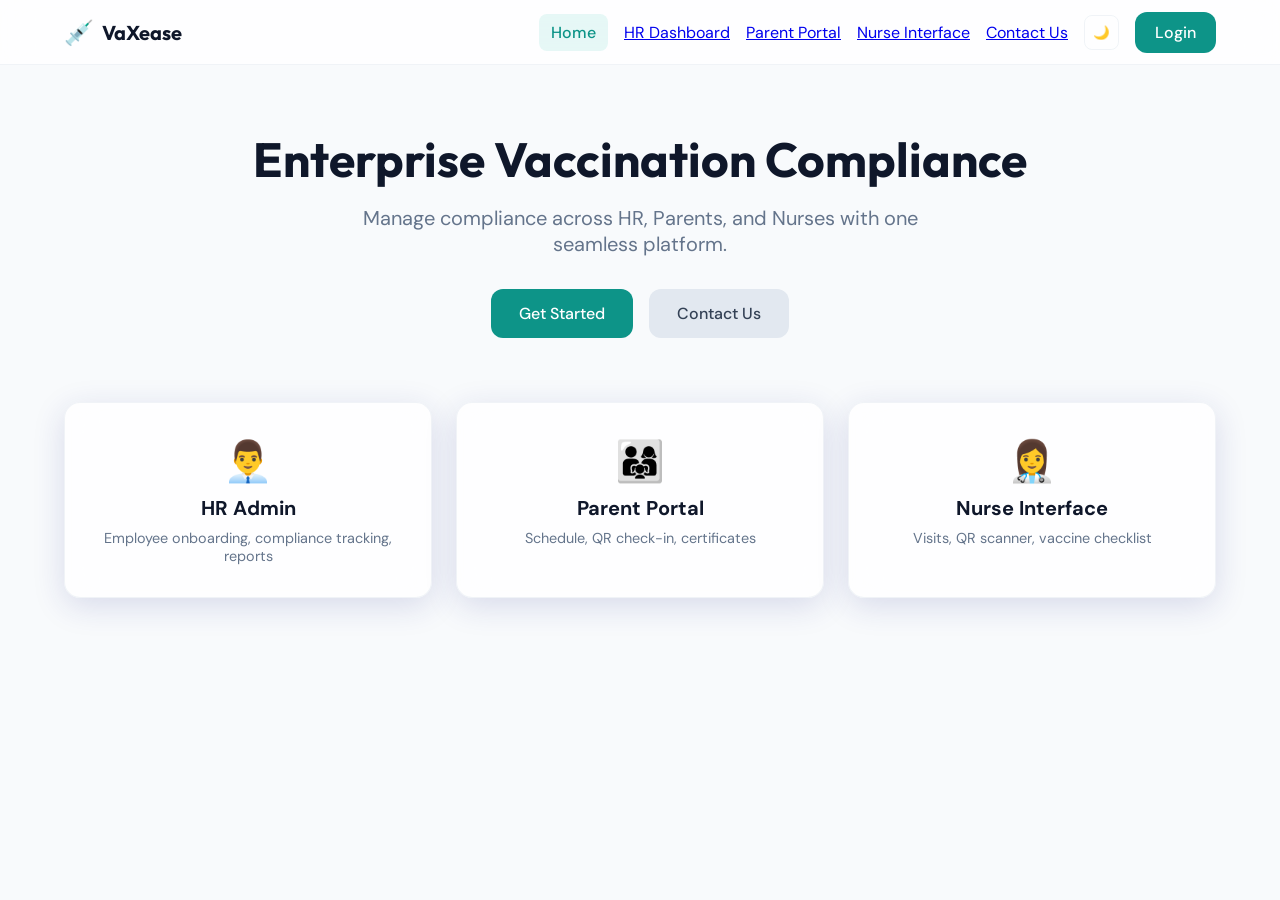
<file: index.html>
<!DOCTYPE html>
<html lang="en">
<head>
  <meta charset="UTF-8">
  <meta name="viewport" content="width=device-width, initial-scale=1.0">
  <meta name="description" content="VaXease - Enterprise Vaccination Compliance Management">
  <title>VaXease | Vaccination Compliance Platform</title>
  <link rel="icon" href="favicon.svg" type="image/svg+xml">
  <link rel="preconnect" href="https://fonts.googleapis.com">
  <link rel="preconnect" href="https://fonts.gstatic.com" crossorigin>
  <link href="https://fonts.googleapis.com/css2?family=DM+Sans:wght@400;500;600;700&family=Outfit:wght@400;500;600;700&display=swap" rel="stylesheet">
  <link rel="stylesheet" href="css/styles.css">
</head>
<body>
  <header class="header">
    <nav class="nav container">
      <a href="index.html" class="logo">
        <span class="logo-icon">💉</span>
        <span class="logo-text">VaXease</span>
      </a>
      <div class="nav-links">
        <a href="index.html" class="nav-link active">Home</a>
        <a href="hr.html">HR Dashboard</a>
        <a href="parent.html">Parent Portal</a>
        <a href="nurse.html">Nurse Interface</a>
        <a href="contact.html">Contact Us</a>
        <button class="btn btn-outline" id="theme-toggle" aria-label="Toggle theme">
          <span class="icon-moon">🌙</span>
          <span class="icon-sun">☀️</span>
        </button>
        <a href="login.html" class="btn btn-primary">Login</a>
      </div>
    </nav>
  </header>

  <main>
    <section class="hero">
      <div class="container">
        <h1 class="hero-title">Enterprise Vaccination Compliance</h1>
        <p class="hero-subtitle">Manage compliance across HR, Parents, and Nurses with one seamless platform.</p>
        <div class="hero-actions">
          <a href="login.html" class="btn btn-primary btn-lg">Get Started</a>
          <a href="contact.html" class="btn btn-secondary btn-lg">Contact Us</a>
        </div>
        <div class="hero-roles">
          <a href="hr.html" class="role-card">
            <span class="role-icon">👨‍💼</span>
            <h3>HR Admin</h3>
            <p>Employee onboarding, compliance tracking, reports</p>
          </a>
          <a href="parent.html" class="role-card">
            <span class="role-icon">👨‍👩‍👧</span>
            <h3>Parent Portal</h3>
            <p>Schedule, QR check-in, certificates</p>
          </a>
          <a href="nurse.html" class="role-card">
            <span class="role-icon">👩‍⚕️</span>
            <h3>Nurse Interface</h3>
            <p>Visits, QR scanner, vaccine checklist</p>
          </a>
        </div>
      </div>
    </section>
  </main>

  <script src="js/theme.js"></script>
</body>
</html>
</file>
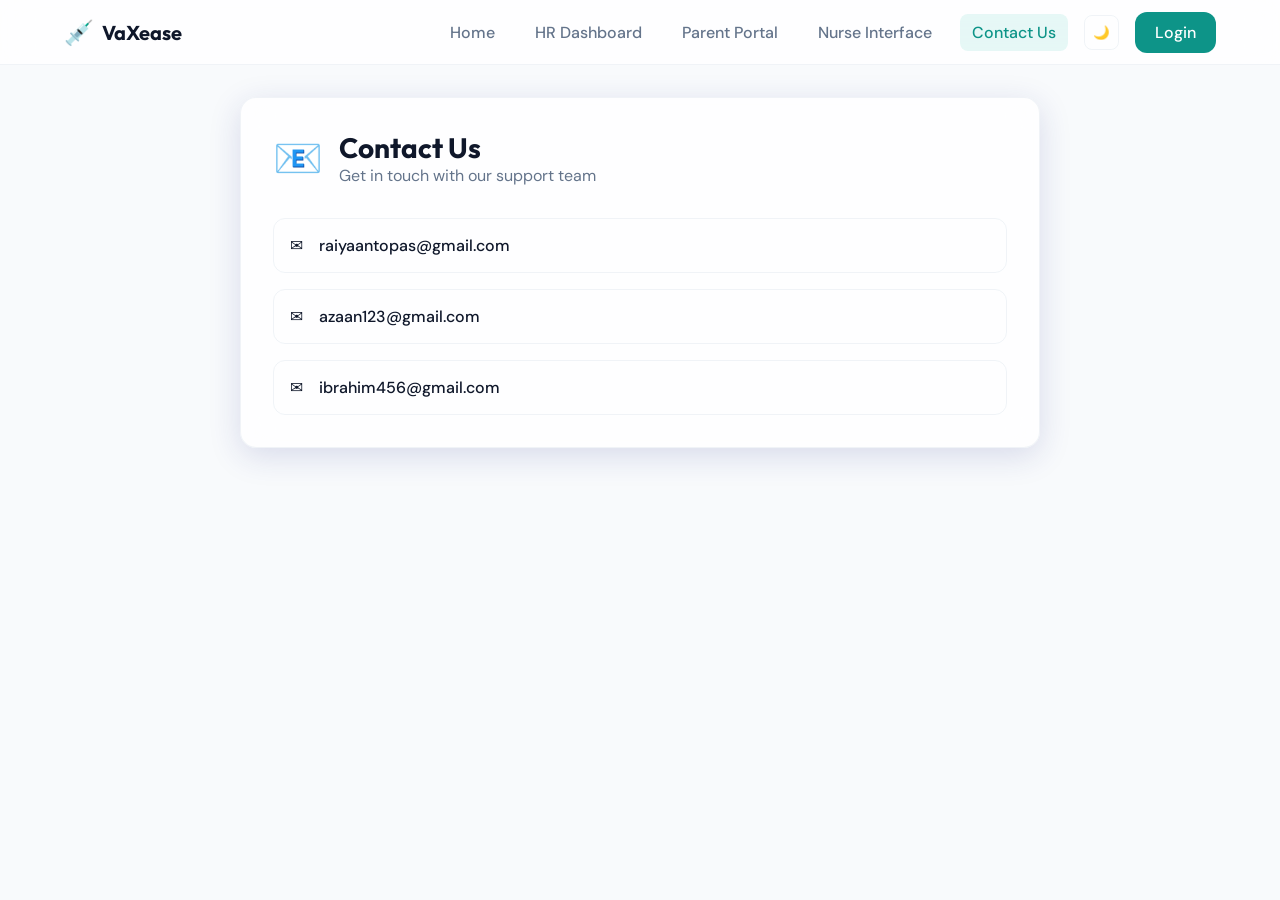
<file: contact.html>
<!DOCTYPE html>
<html lang="en">
<head>
  <meta charset="UTF-8">
  <meta name="viewport" content="width=device-width, initial-scale=1.0">
  <title>Contact Us | VaXease</title>
  <link rel="icon" href="favicon.svg" type="image/svg+xml">
  <link rel="preconnect" href="https://fonts.googleapis.com">
  <link rel="preconnect" href="https://fonts.gstatic.com" crossorigin>
  <link href="https://fonts.googleapis.com/css2?family=DM+Sans:wght@400;500;600;700&family=Outfit:wght@400;500;600;700&display=swap" rel="stylesheet">
  <link rel="stylesheet" href="css/styles.css">
</head>
<body>
  <header class="header">
    <nav class="nav container">
      <a href="index.html" class="logo"><span class="logo-icon">💉</span><span class="logo-text">VaXease</span></a>
      <div class="nav-links">
        <a href="index.html" class="nav-link">Home</a>
        <a href="hr.html" class="nav-link">HR Dashboard</a>
        <a href="parent.html" class="nav-link">Parent Portal</a>
        <a href="nurse.html" class="nav-link">Nurse Interface</a>
        <a href="contact.html" class="nav-link active">Contact Us</a>
        <button class="btn btn-outline" id="theme-toggle" aria-label="Toggle theme">
          <span class="icon-moon">🌙</span>
          <span class="icon-sun">☀️</span>
        </button>
        <a href="login.html" class="btn btn-primary">Login</a>
      </div>
    </nav>
  </header>

  <main>
    <div class="container container-sm page-section">
      <div class="panel" style="padding: 2rem;">
        <div style="display: flex; align-items: center; gap: 1rem; margin-bottom: 2rem;">
          <span style="font-size: 2.5rem;">📧</span>
          <div>
            <h1 class="page-title">Contact Us</h1>
            <p style="color: var(--text-muted); margin: 0;">Get in touch with our support team</p>
          </div>
        </div>
        <div class="contact-list">
          <a href="mailto:raiyaantopas@gmail.com" class="contact-item">
            <span>✉️</span>
            <span style="font-weight: 500;">raiyaantopas@gmail.com</span>
          </a>
          <a href="mailto:azaan123@gmail.com" class="contact-item">
            <span>✉️</span>
            <span style="font-weight: 500;">azaan123@gmail.com</span>
          </a>
          <a href="mailto:ibrahim456@gmail.com" class="contact-item">
            <span>✉️</span>
            <span style="font-weight: 500;">ibrahim456@gmail.com</span>
          </a>
        </div>
      </div>
    </div>
  </main>

  <script src="js/theme.js"></script>
</body>
</html>
</file>
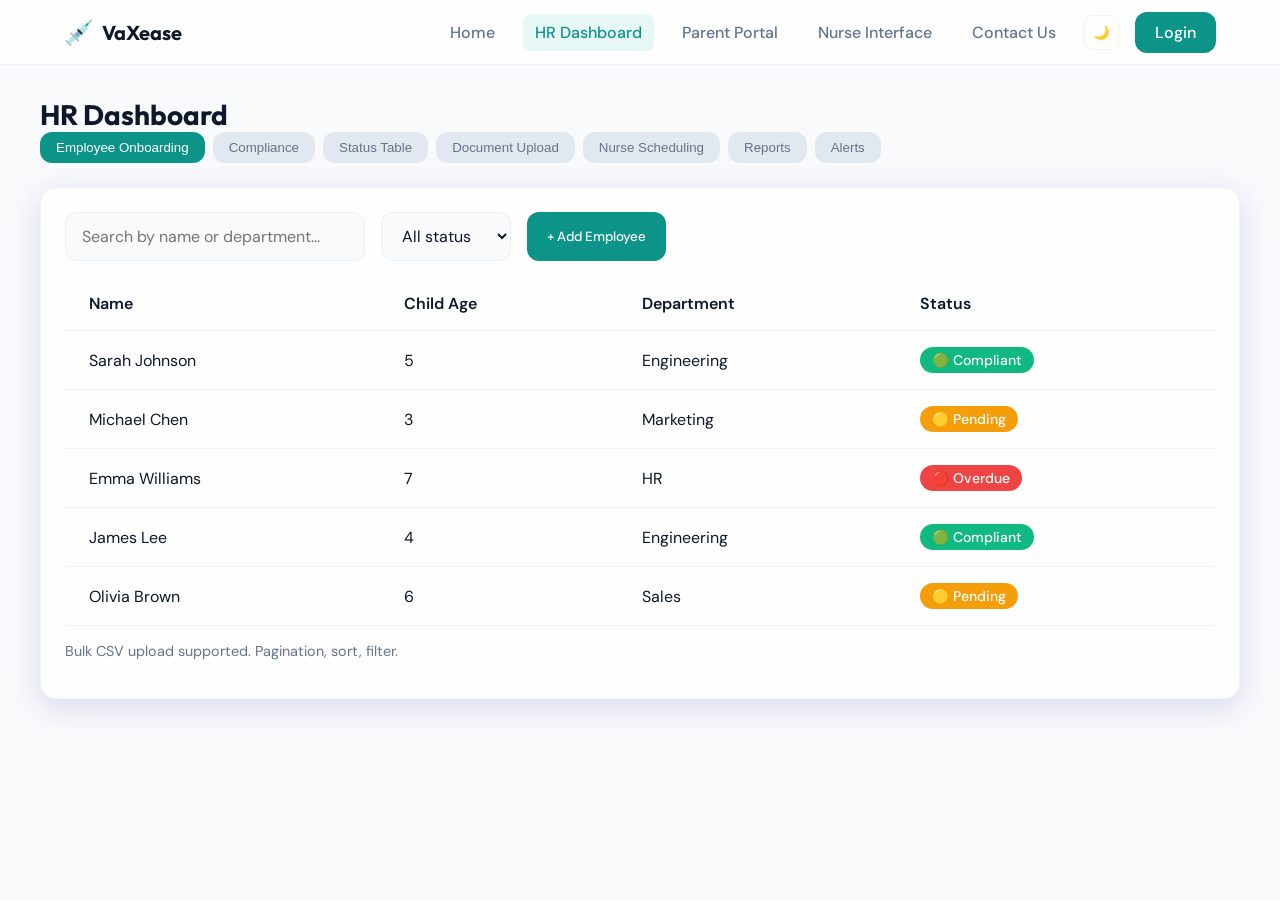
<file: hr.html>
<!DOCTYPE html>
<html lang="en">
<head>
  <meta charset="UTF-8">
  <meta name="viewport" content="width=device-width, initial-scale=1.0">
  <title>HR Dashboard | VaXease</title>
  <link rel="icon" href="favicon.svg" type="image/svg+xml">
  <link rel="preconnect" href="https://fonts.googleapis.com">
  <link rel="preconnect" href="https://fonts.gstatic.com" crossorigin>
  <link href="https://fonts.googleapis.com/css2?family=DM+Sans:wght@400;500;600;700&family=Outfit:wght@400;500;600;700&display=swap" rel="stylesheet">
  <link rel="stylesheet" href="css/styles.css">
</head>
<body>
  <header class="header">
    <nav class="nav container">
      <a href="index.html" class="logo"><span class="logo-icon">💉</span><span class="logo-text">VaXease</span></a>
      <div class="nav-links">
        <a href="index.html" class="nav-link">Home</a>
        <a href="hr.html" class="nav-link active">HR Dashboard</a>
        <a href="parent.html" class="nav-link">Parent Portal</a>
        <a href="nurse.html" class="nav-link">Nurse Interface</a>
        <a href="contact.html" class="nav-link">Contact Us</a>
        <button class="btn btn-outline" id="theme-toggle" aria-label="Toggle theme">
          <span class="icon-moon">🌙</span>
          <span class="icon-sun">☀️</span>
        </button>
        <a href="login.html" class="btn btn-primary">Login</a>
      </div>
    </nav>
  </header>

  <main>
    <div class="container page-section">
      <h1 class="page-title">HR Dashboard</h1>

      <div class="tabs" role="tablist">
        <button class="tab active" data-tab="onboarding">Employee Onboarding</button>
        <button class="tab" data-tab="compliance">Compliance</button>
        <button class="tab" data-tab="status">Status Table</button>
        <button class="tab" data-tab="documents">Document Upload</button>
        <button class="tab" data-tab="scheduling">Nurse Scheduling</button>
        <button class="tab" data-tab="reports">Reports</button>
        <button class="tab" data-tab="alerts">Alerts</button>
      </div>

      <div id="onboarding" class="tab-content">
        <div class="panel">
          <div class="form-row" style="margin-bottom: 1rem;">
            <input type="search" placeholder="Search by name or department..." style="flex: 1; max-width: 300px;">
            <select style="width: auto;">
              <option>All status</option>
              <option>Compliant</option>
              <option>Pending</option>
              <option>Overdue</option>
            </select>
            <button class="btn btn-primary">+ Add Employee</button>
          </div>
          <div class="table-wrap">
            <table>
              <thead>
                <tr><th>Name</th><th>Child Age</th><th>Department</th><th>Status</th></tr>
              </thead>
              <tbody>
                <tr><td>Sarah Johnson</td><td>5</td><td>Engineering</td><td><span class="badge badge-green">🟢 Compliant</span></td></tr>
                <tr><td>Michael Chen</td><td>3</td><td>Marketing</td><td><span class="badge badge-yellow">🟡 Pending</span></td></tr>
                <tr><td>Emma Williams</td><td>7</td><td>HR</td><td><span class="badge badge-red">🔴 Overdue</span></td></tr>
                <tr><td>James Lee</td><td>4</td><td>Engineering</td><td><span class="badge badge-green">🟢 Compliant</span></td></tr>
                <tr><td>Olivia Brown</td><td>6</td><td>Sales</td><td><span class="badge badge-yellow">🟡 Pending</span></td></tr>
              </tbody>
            </table>
          </div>
          <p style="margin-top: 1rem; color: var(--text-muted); font-size: 0.9rem;">Bulk CSV upload supported. Pagination, sort, filter.</p>
        </div>
      </div>

      <div id="compliance" class="tab-content" style="display: none;">
        <div class="kpi-grid" style="margin-bottom: 1.5rem;">
          <div class="kpi-card panel"><div class="kpi-value">71%</div><div class="kpi-label">Compliance Rate</div></div>
          <div class="kpi-card panel"><div class="kpi-value">3</div><div class="kpi-label">Compliant</div></div>
          <div class="kpi-card panel"><div class="kpi-value">2</div><div class="kpi-label">Pending</div></div>
          <div class="kpi-card panel"><div class="kpi-value">1</div><div class="kpi-label">Overdue</div></div>
        </div>
        <div class="panel">
          <h3 class="section-title">Coverage Map</h3>
          <div class="calendar-placeholder">Interactive coverage map – API-ready</div>
        </div>
      </div>

      <div id="status" class="tab-content" style="display: none;">
        <div class="panel">
          <input type="search" placeholder="Search status..." style="margin-bottom: 1rem; max-width: 300px;">
          <div class="table-wrap">
            <table>
              <thead>
                <tr><th>Name</th><th>Department</th><th>Status</th><th>Last Vaccinated</th></tr>
              </thead>
              <tbody>
                <tr><td>Sarah Johnson</td><td>Engineering</td><td><span class="badge badge-green">🟢 Compliant</span></td><td>2024-01-15</td></tr>
                <tr><td>Michael Chen</td><td>Marketing</td><td><span class="badge badge-yellow">🟡 Pending</span></td><td>2023-11-20</td></tr>
                <tr><td>Emma Williams</td><td>HR</td><td><span class="badge badge-red">🔴 Overdue</span></td><td>2023-08-10</td></tr>
              </tbody>
            </table>
          </div>
        </div>
      </div>

      <div id="documents" class="tab-content" style="display: none;">
        <div class="drop-zone panel">
          <p style="margin: 0 0 0.5rem;">📤 Drag and drop files here or click to upload</p>
          <p style="margin: 0; font-size: 0.9rem; color: var(--text-muted);">PDF and images supported</p>
          <button class="btn btn-primary" style="margin-top: 1rem;">Select Files</button>
        </div>
        <div class="panel" style="margin-top: 1rem;">
          <p><strong>vaccine_cert_sarah.pdf</strong> – verified</p>
          <p><strong>health_record_michael.png</strong> – pending</p>
          <p><strong>proof_emma.pdf</strong> – rejected</p>
        </div>
      </div>

      <div id="scheduling" class="tab-content" style="display: none;">
        <div class="panel">
          <h3 class="section-title">Interactive Calendar</h3>
          <div class="calendar-placeholder" style="margin-bottom: 1rem;">Calendar view</div>
          <button class="btn btn-primary">📅 Book Visit (Apollo API)</button>
          <p style="margin-top: 0.5rem; color: var(--text-muted); font-size: 0.9rem;">Integrate with Apollo API for nurse scheduling</p>
        </div>
      </div>

      <div id="reports" class="tab-content" style="display: none;">
        <div class="kpi-grid">
          <div class="panel kpi-card" style="cursor: pointer; text-align: center;">
            <p style="font-size: 2rem; margin-bottom: 0.5rem;">📄</p>
            <strong>Export PDF Certificates</strong>
            <p style="font-size: 0.9rem; color: var(--text-muted); margin-top: 0.5rem;">Download</p>
          </div>
          <div class="panel kpi-card" style="cursor: pointer; text-align: center;">
            <p style="font-size: 2rem; margin-bottom: 0.5rem;">📊</p>
            <strong>Export Excel Summary</strong>
            <p style="font-size: 0.9rem; color: var(--text-muted); margin-top: 0.5rem;">Download</p>
          </div>
        </div>
      </div>

      <div id="alerts" class="tab-content" style="display: none;">
        <div class="panel">
          <h3 class="section-title">Automated Reminders</h3>
          <p style="color: var(--text-muted); margin-bottom: 1rem;">Email + SMS reminders for overdue compliance.</p>
          <div class="alert alert-danger">
            <strong>Emma Williams</strong>
            <span class="badge badge-red">🔴 Overdue</span>
          </div>
        </div>
      </div>
    </div>
  </main>

  <script src="js/theme.js"></script>
  <script src="js/tabs.js"></script>
</body>
</html>
</file>
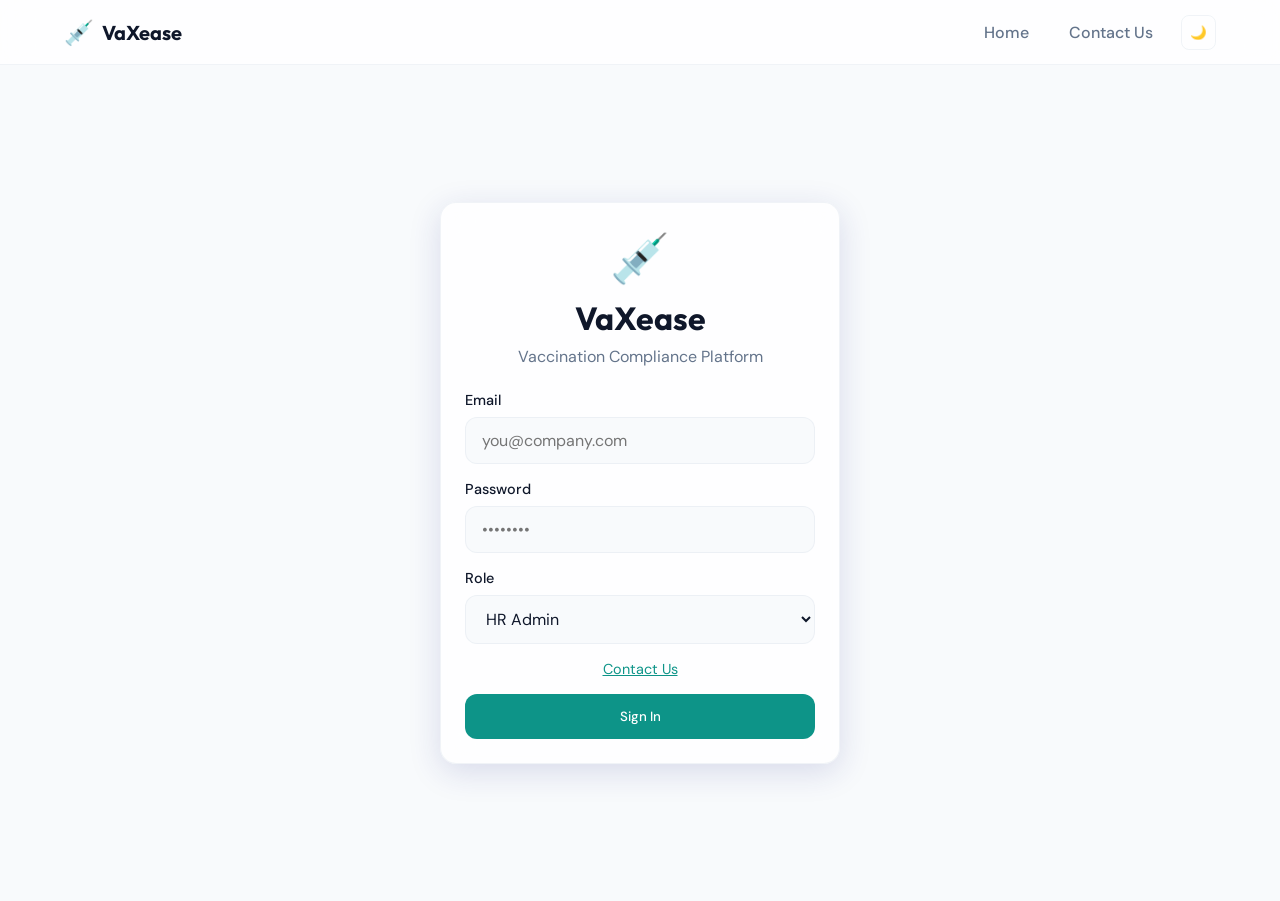
<file: login.html>
<!DOCTYPE html>
<html lang="en">
<head>
  <meta charset="UTF-8">
  <meta name="viewport" content="width=device-width, initial-scale=1.0">
  <title>Login | VaXease</title>
  <link rel="icon" href="favicon.svg" type="image/svg+xml">
  <link rel="preconnect" href="https://fonts.googleapis.com">
  <link rel="preconnect" href="https://fonts.gstatic.com" crossorigin>
  <link href="https://fonts.googleapis.com/css2?family=DM+Sans:wght@400;500;600;700&family=Outfit:wght@400;500;600;700&display=swap" rel="stylesheet">
  <link rel="stylesheet" href="css/styles.css">
</head>
<body>
  <header class="header">
    <nav class="nav container">
      <a href="index.html" class="logo"><span class="logo-icon">💉</span><span class="logo-text">VaXease</span></a>
      <div class="nav-links">
        <a href="index.html" class="nav-link">Home</a>
        <a href="contact.html" class="nav-link">Contact Us</a>
        <button class="btn btn-outline" id="theme-toggle" aria-label="Toggle theme">
          <span class="icon-moon">🌙</span>
          <span class="icon-sun">☀️</span>
        </button>
      </div>
    </nav>
  </header>

  <main class="login-page">
    <div class="login-box panel">
      <div style="text-align: center; margin-bottom: 1.5rem;">
        <span style="font-size: 3rem;">💉</span>
        <h1 style="font-family: 'Outfit', sans-serif; margin: 0.5rem 0;">VaXease</h1>
        <p style="color: var(--text-muted); margin: 0;">Vaccination Compliance Platform</p>
      </div>

      <form action="hr.html" method="get" onsubmit="return handleLogin(event)">
        <div class="form-group">
          <label for="email">Email</label>
          <input type="email" id="email" name="email" placeholder="you@company.com" required>
        </div>
        <div class="form-group">
          <label for="password">Password</label>
          <input type="password" id="password" placeholder="••••••••" required>
        </div>
        <div class="form-group">
          <label for="role">Role</label>
          <select id="role" name="role" onchange="updateRedirect()">
            <option value="hr">HR Admin</option>
            <option value="manager">Manager</option>
            <option value="viewer">Viewer</option>
            <option value="parent">Parent</option>
            <option value="nurse">Nurse</option>
          </select>
        </div>
        <a href="contact.html" style="display: block; text-align: center; margin-bottom: 1rem; color: var(--primary); font-size: 0.9rem;">Contact Us</a>
        <button type="submit" class="btn btn-primary" style="width: 100%; padding: 0.875rem;">Sign In</button>
      </form>
    </div>
  </main>

  <script src="js/theme.js"></script>
  <script>
    function updateRedirect() {
      var role = document.getElementById('role').value;
      var form = document.querySelector('form');
      form.action = role === 'parent' ? 'parent.html' : role === 'nurse' ? 'nurse.html' : 'hr.html';
    }
    function handleLogin(e) {
      e.preventDefault();
      var role = document.getElementById('role').value;
      if (role === 'parent') window.location = 'parent.html';
      else if (role === 'nurse') window.location = 'nurse.html';
      else window.location = 'hr.html';
      return false;
    }
  </script>
</body>
</html>
</file>
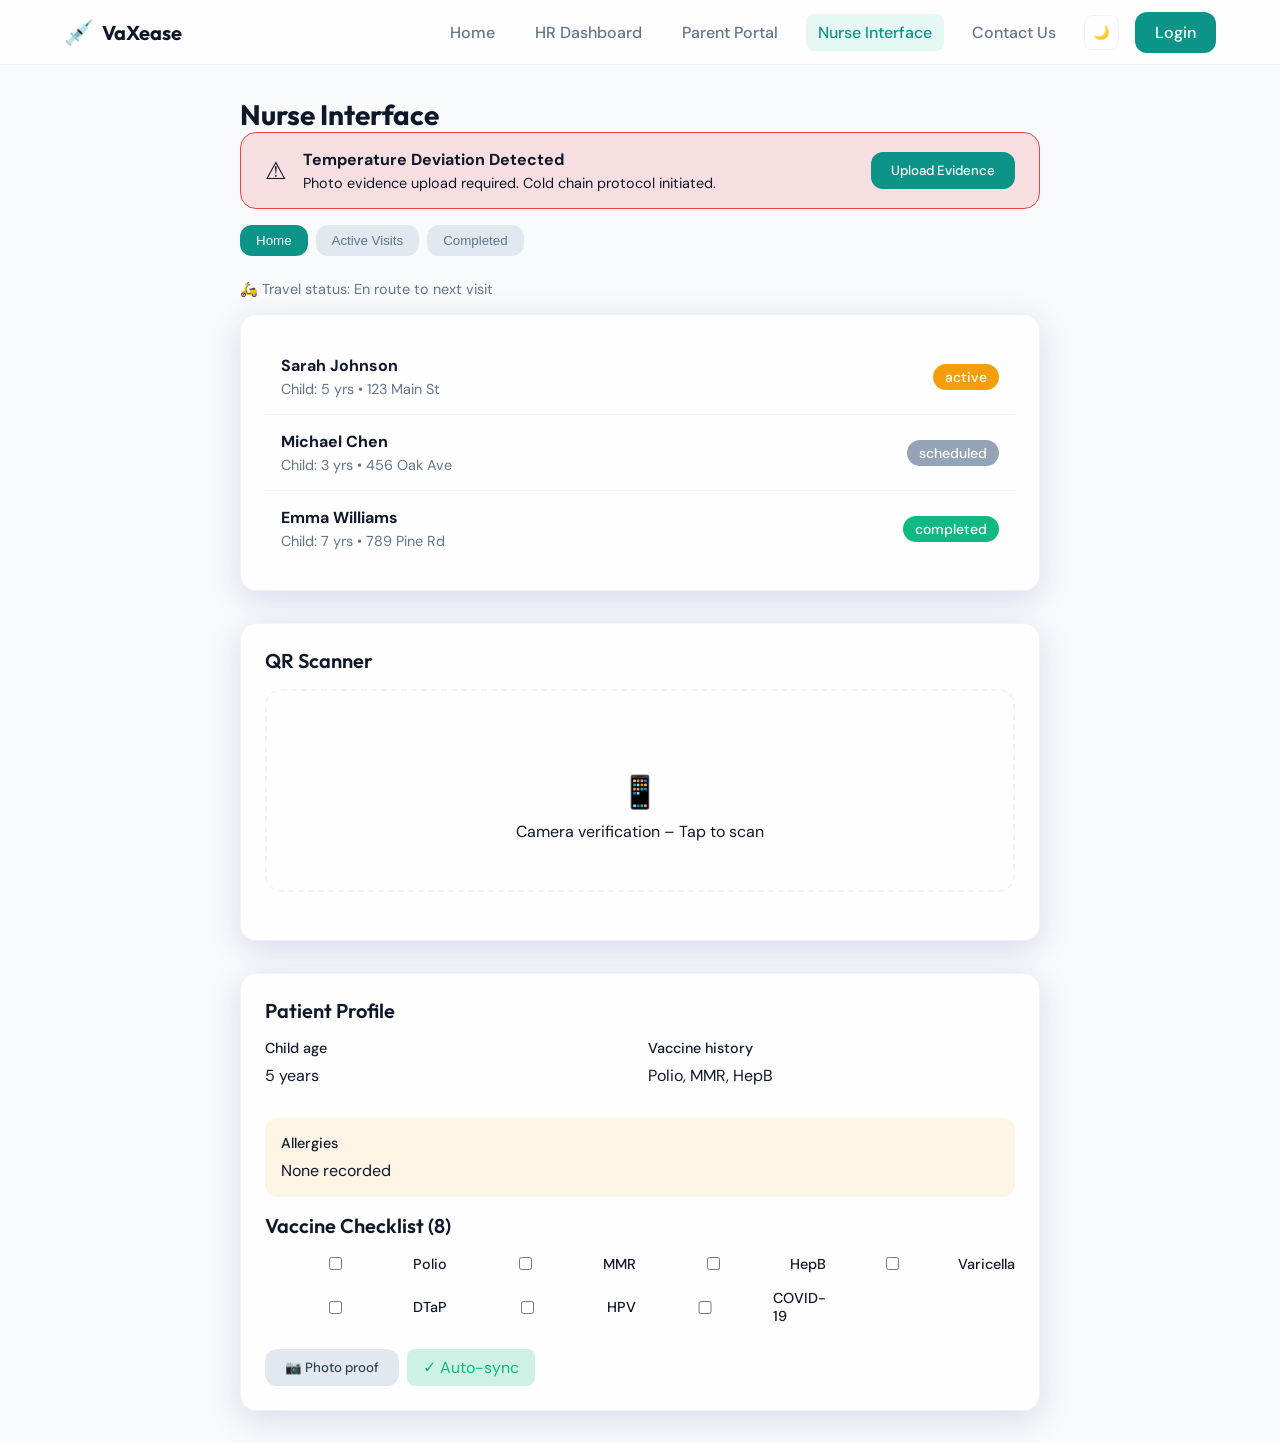
<file: nurse.html>
<!DOCTYPE html>
<html lang="en">
<head>
  <meta charset="UTF-8">
  <meta name="viewport" content="width=device-width, initial-scale=1.0">
  <title>Nurse Interface | VaXease</title>
  <link rel="icon" href="favicon.svg" type="image/svg+xml">
  <link rel="preconnect" href="https://fonts.googleapis.com">
  <link rel="preconnect" href="https://fonts.gstatic.com" crossorigin>
  <link href="https://fonts.googleapis.com/css2?family=DM+Sans:wght@400;500;600;700&family=Outfit:wght@400;500;600;700&display=swap" rel="stylesheet">
  <link rel="stylesheet" href="css/styles.css">
</head>
<body>
  <header class="header">
    <nav class="nav container">
      <a href="index.html" class="logo"><span class="logo-icon">💉</span><span class="logo-text">VaXease</span></a>
      <div class="nav-links">
        <a href="index.html" class="nav-link">Home</a>
        <a href="hr.html" class="nav-link">HR Dashboard</a>
        <a href="parent.html" class="nav-link">Parent Portal</a>
        <a href="nurse.html" class="nav-link active">Nurse Interface</a>
        <a href="contact.html" class="nav-link">Contact Us</a>
        <button class="btn btn-outline" id="theme-toggle" aria-label="Toggle theme">
          <span class="icon-moon">🌙</span>
          <span class="icon-sun">☀️</span>
        </button>
        <a href="login.html" class="btn btn-primary">Login</a>
      </div>
    </nav>
  </header>

  <main>
    <div class="container container-sm page-section">
      <h1 class="page-title">Nurse Interface</h1>

      <div class="alert alert-danger" id="cold-chain">
        <span style="font-size: 1.5rem;">⚠️</span>
        <div style="flex: 1;">
          <strong>Temperature Deviation Detected</strong>
          <p style="margin: 0.25rem 0 0; font-size: 0.9rem;">Photo evidence upload required. Cold chain protocol initiated.</p>
        </div>
        <button class="btn btn-primary" onclick="document.getElementById('cold-chain').style.display='none'">Upload Evidence</button>
      </div>

      <div class="tabs" style="margin-bottom: 1.5rem;">
        <button class="tab active">Home</button>
        <button class="tab">Active Visits</button>
        <button class="tab">Completed</button>
      </div>

      <p style="color: var(--text-muted); font-size: 0.9rem; margin-bottom: 1rem;">🛵 Travel status: En route to next visit</p>

      <div class="panel" style="margin-bottom: 2rem;">
        <div style="display: flex; justify-content: space-between; align-items: center; padding: 1rem; border-bottom: 1px solid var(--border);">
          <div>
            <strong>Sarah Johnson</strong>
            <p style="margin: 0.25rem 0 0; font-size: 0.9rem; color: var(--text-muted);">Child: 5 yrs • 123 Main St</p>
          </div>
          <span class="badge badge-yellow">active</span>
        </div>
        <div style="display: flex; justify-content: space-between; align-items: center; padding: 1rem; border-bottom: 1px solid var(--border);">
          <div>
            <strong>Michael Chen</strong>
            <p style="margin: 0.25rem 0 0; font-size: 0.9rem; color: var(--text-muted);">Child: 3 yrs • 456 Oak Ave</p>
          </div>
          <span class="badge badge-neutral">scheduled</span>
        </div>
        <div style="display: flex; justify-content: space-between; align-items: center; padding: 1rem;">
          <div>
            <strong>Emma Williams</strong>
            <p style="margin: 0.25rem 0 0; font-size: 0.9rem; color: var(--text-muted);">Child: 7 yrs • 789 Pine Rd</p>
          </div>
          <span class="badge badge-green">completed</span>
        </div>
      </div>

      <div class="panel" style="margin-bottom: 2rem;">
        <h3 class="section-title">QR Scanner</h3>
        <div class="drop-zone" style="cursor: pointer;" id="scanner-zone">
          <p style="font-size: 2rem; margin-bottom: 0.5rem;">📱</p>
          <p style="margin: 0;">Camera verification – Tap to scan</p>
        </div>
        <p id="scan-result" style="display: none; color: #10b981; font-weight: 500;">✓ Scan verified • Auto-complete</p>
      </div>

      <div class="panel">
        <h3 class="section-title">Patient Profile</h3>
        <div class="form-row" style="margin-bottom: 1rem;">
          <div class="form-group" style="flex: 1;"><label>Child age</label><p style="margin: 0;">5 years</p></div>
          <div class="form-group" style="flex: 1;"><label>Vaccine history</label><p style="margin: 0;">Polio, MMR, HepB</p></div>
        </div>
        <div class="form-group" style="background: rgba(245,158,11,0.1); padding: 1rem; border-radius: 0.75rem; margin-bottom: 1rem;">
          <label>Allergies</label>
          <p style="margin: 0;">None recorded</p>
        </div>
        <h3 class="section-title">Vaccine Checklist (8)</h3>
        <div style="display: grid; grid-template-columns: repeat(4, 1fr); gap: 0.5rem; margin-bottom: 1rem;">
          <label style="display: flex; align-items: center; gap: 0.5rem; cursor: pointer;"><input type="checkbox"> Polio</label>
          <label style="display: flex; align-items: center; gap: 0.5rem; cursor: pointer;"><input type="checkbox"> MMR</label>
          <label style="display: flex; align-items: center; gap: 0.5rem; cursor: pointer;"><input type="checkbox"> HepB</label>
          <label style="display: flex; align-items: center; gap: 0.5rem; cursor: pointer;"><input type="checkbox"> Varicella</label>
          <label style="display: flex; align-items: center; gap: 0.5rem; cursor: pointer;"><input type="checkbox"> DTaP</label>
          <label style="display: flex; align-items: center; gap: 0.5rem; cursor: pointer;"><input type="checkbox"> HPV</label>
          <label style="display: flex; align-items: center; gap: 0.5rem; cursor: pointer;"><input type="checkbox"> COVID-19</label>
        </div>
        <div style="display: flex; gap: 0.5rem;">
          <button class="btn btn-secondary">📷 Photo proof</button>
          <span style="padding: 0.5rem 1rem; background: rgba(16,185,129,0.2); border-radius: 0.5rem; color: #10b981;">✓ Auto-sync</span>
        </div>
      </div>
    </div>
  </main>

  <script src="js/theme.js"></script>
  <script src="js/tabs.js"></script>
  <script>
    document.getElementById('scanner-zone').addEventListener('click', function() {
      document.getElementById('scan-result').style.display = 'block';
    });
  </script>
</body>
</html>
</file>
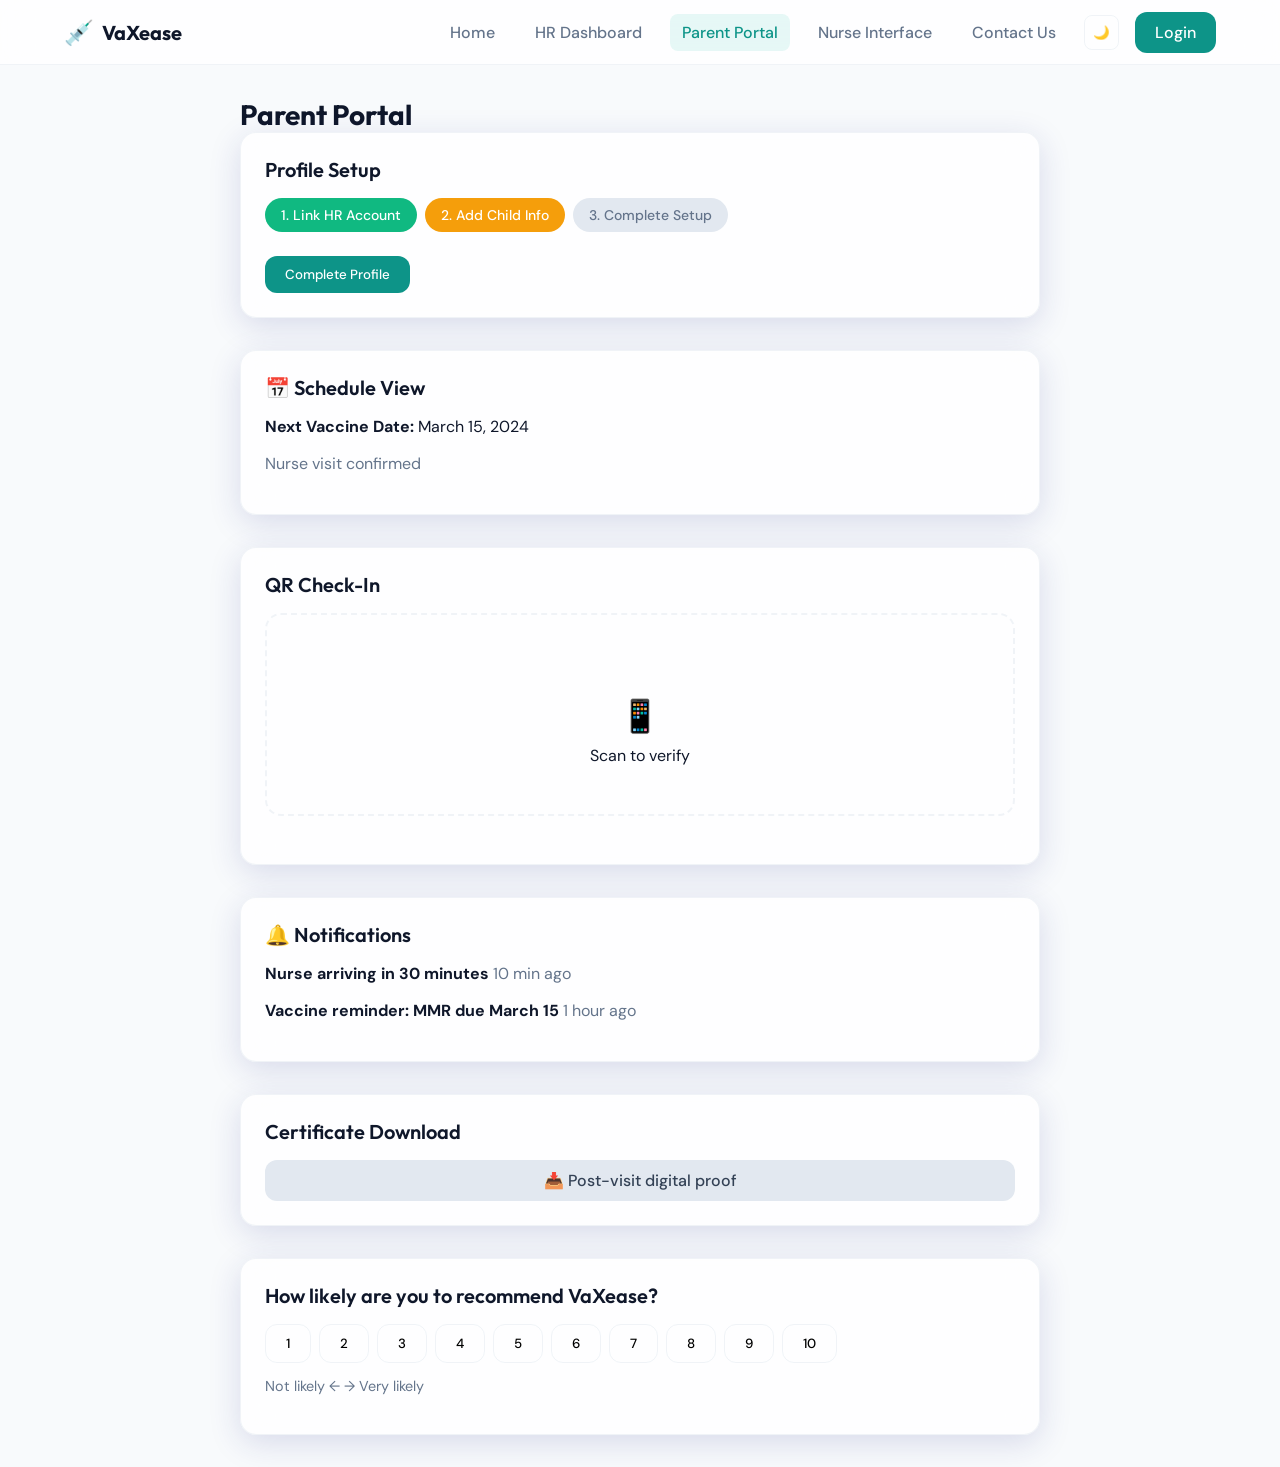
<file: parent.html>
<!DOCTYPE html>
<html lang="en">
<head>
  <meta charset="UTF-8">
  <meta name="viewport" content="width=device-width, initial-scale=1.0">
  <title>Parent Portal | VaXease</title>
  <link rel="icon" href="favicon.svg" type="image/svg+xml">
  <link rel="preconnect" href="https://fonts.googleapis.com">
  <link rel="preconnect" href="https://fonts.gstatic.com" crossorigin>
  <link href="https://fonts.googleapis.com/css2?family=DM+Sans:wght@400;500;600;700&family=Outfit:wght@400;500;600;700&display=swap" rel="stylesheet">
  <link rel="stylesheet" href="css/styles.css">
</head>
<body>
  <header class="header">
    <nav class="nav container">
      <a href="index.html" class="logo"><span class="logo-icon">💉</span><span class="logo-text">VaXease</span></a>
      <div class="nav-links">
        <a href="index.html" class="nav-link">Home</a>
        <a href="hr.html" class="nav-link">HR Dashboard</a>
        <a href="parent.html" class="nav-link active">Parent Portal</a>
        <a href="nurse.html" class="nav-link">Nurse Interface</a>
        <a href="contact.html" class="nav-link">Contact Us</a>
        <button class="btn btn-outline" id="theme-toggle" aria-label="Toggle theme">
          <span class="icon-moon">🌙</span>
          <span class="icon-sun">☀️</span>
        </button>
        <a href="login.html" class="btn btn-primary">Login</a>
      </div>
    </nav>
  </header>

  <main>
    <div class="container container-sm page-section">
      <h1 class="page-title">Parent Portal</h1>

      <div class="panel" style="margin-bottom: 2rem;">
        <h3 class="section-title">Profile Setup</h3>
        <div style="display: flex; gap: 0.5rem; margin-bottom: 1.5rem; flex-wrap: wrap;">
          <span class="badge badge-green" style="padding: 0.5rem 1rem;">1. Link HR Account</span>
          <span class="badge badge-yellow" style="padding: 0.5rem 1rem;">2. Add Child Info</span>
          <span class="badge" style="background: #e2e8f0; color: #64748b; padding: 0.5rem 1rem;">3. Complete Setup</span>
        </div>
        <button class="btn btn-primary">Complete Profile</button>
      </div>

      <div class="panel" style="margin-bottom: 2rem;">
        <h3 class="section-title">📅 Schedule View</h3>
        <p><strong>Next Vaccine Date:</strong> March 15, 2024</p>
        <p style="color: var(--text-muted);">Nurse visit confirmed</p>
      </div>

      <div class="panel" style="margin-bottom: 2rem;">
        <h3 class="section-title">QR Check-In</h3>
        <div class="drop-zone" style="cursor: pointer;">
          <p style="font-size: 2rem; margin-bottom: 0.5rem;">📱</p>
          <p style="margin: 0;">Scan to verify</p>
        </div>
        <p id="qr-result" style="display: none; color: #10b981; font-weight: 500;">✓ Verification successful</p>
      </div>

      <div class="panel" style="margin-bottom: 2rem;">
        <h3 class="section-title">🔔 Notifications</h3>
        <p><strong>Nurse arriving in 30 minutes</strong> <span style="color: var(--text-muted);">10 min ago</span></p>
        <p><strong>Vaccine reminder: MMR due March 15</strong> <span style="color: var(--text-muted);">1 hour ago</span></p>
      </div>

      <div class="panel" style="margin-bottom: 2rem;">
        <h3 class="section-title">Certificate Download</h3>
        <a href="#" class="btn btn-secondary" style="width: 100%;">📥 Post-visit digital proof</a>
      </div>

      <div class="panel">
        <h3 class="section-title">How likely are you to recommend VaXease?</h3>
        <div style="display: flex; gap: 0.5rem; flex-wrap: wrap; margin-bottom: 0.5rem;">
          <button class="btn btn-outline nps-btn">1</button>
          <button class="btn btn-outline nps-btn">2</button>
          <button class="btn btn-outline nps-btn">3</button>
          <button class="btn btn-outline nps-btn">4</button>
          <button class="btn btn-outline nps-btn">5</button>
          <button class="btn btn-outline nps-btn">6</button>
          <button class="btn btn-outline nps-btn">7</button>
          <button class="btn btn-outline nps-btn">8</button>
          <button class="btn btn-outline nps-btn">9</button>
          <button class="btn btn-outline nps-btn">10</button>
        </div>
        <p style="font-size: 0.9rem; color: var(--text-muted);">Not likely ← → Very likely</p>
        <p id="nps-thanks" style="display: none; color: #10b981; margin-top: 1rem;">Thank you for your feedback!</p>
      </div>
    </div>
  </main>

  <script src="js/theme.js"></script>
  <script>
    document.querySelector('.drop-zone').addEventListener('click', function() {
      document.getElementById('qr-result').style.display = 'block';
    });
    document.querySelectorAll('.nps-btn').forEach(function(btn, i) {
      btn.addEventListener('click', function() {
        document.querySelectorAll('.nps-btn').forEach(function(b) { b.classList.remove('active'); b.classList.add('btn-outline'); });
        this.classList.add('active');
        this.classList.remove('btn-outline');
        document.getElementById('nps-thanks').style.display = 'block';
      });
    });
  </script>
</body>
</html>
</file>
<file: css/styles.css>
:root {
  --bg: #f8fafc;
  --bg-panel: rgba(255, 255, 255, 0.8);
  --text: #0f172a;
  --text-muted: #64748b;
  --primary: #0d9488;
  --primary-hover: #0f766e;
  --border: rgba(226, 232, 240, 0.5);
  --shadow: 0 8px 32px rgba(31, 38, 135, 0.15);
}

.dark {
  --bg: #0f172a;
  --bg-panel: rgba(15, 23, 42, 0.8);
  --text: #f1f5f9;
  --text-muted: #94a3b8;
  --primary: #14b8a6;
  --primary-hover: #2dd4bf;
  --border: rgba(71, 85, 105, 0.5);
  --shadow: 0 8px 32px rgba(0, 0, 0, 0.3);
}

* { box-sizing: border-box; }
html { scroll-behavior: smooth; }
body {
  font-family: 'DM Sans', system-ui, sans-serif;
  background: var(--bg);
  color: var(--text);
  margin: 0;
  min-height: 100vh;
  transition: background 0.5s, color 0.3s;
}

.container { max-width: 1200px; margin: 0 auto; padding: 0 1.5rem; }
.container-sm { max-width: 800px; margin: 0 auto; padding: 0 1.5rem; }

/* Header */
.header {
  position: sticky;
  top: 0;
  z-index: 50;
  background: var(--bg-panel);
  backdrop-filter: blur(16px);
  -webkit-backdrop-filter: blur(16px);
  border-bottom: 1px solid var(--border);
}
.nav {
  display: flex;
  align-items: center;
  justify-content: space-between;
  height: 4rem;
}
.logo {
  display: flex;
  align-items: center;
  gap: 0.5rem;
  text-decoration: none;
  color: var(--text);
  font-family: 'Outfit', sans-serif;
  font-weight: 700;
  font-size: 1.25rem;
}
.logo-icon { font-size: 1.5rem; }
.nav-links {
  display: flex;
  align-items: center;
  gap: 0.5rem 1rem;
}
.nav-link {
  padding: 0.5rem 0.75rem;
  border-radius: 0.5rem;
  color: var(--text-muted);
  text-decoration: none;
  font-weight: 500;
  transition: all 0.2s;
}
.nav-link:hover, .nav-link.active {
  color: var(--primary);
  background: rgba(20, 184, 166, 0.1);
}

/* Buttons */
.btn {
  display: inline-flex;
  align-items: center;
  justify-content: center;
  gap: 0.5rem;
  padding: 0.625rem 1.25rem;
  border-radius: 0.75rem;
  font-weight: 500;
  font-family: inherit;
  cursor: pointer;
  border: none;
  text-decoration: none;
  transition: all 0.2s;
}
.btn-primary { background: var(--primary); color: white; }
.btn-primary:hover { background: var(--primary-hover); transform: scale(1.02); }
.btn-secondary { background: #e2e8f0; color: #334155; }
.dark .btn-secondary { background: #1e293b; color: #cbd5e1; }
.btn-secondary:hover { opacity: 0.9; transform: scale(1.02); }
.btn-outline { background: transparent; border: 1px solid var(--border); }
.btn-lg { padding: 0.875rem 1.75rem; font-size: 1rem; }

#theme-toggle {
  padding: 0.5rem;
  border-radius: 0.5rem;
}
#theme-toggle .icon-sun { display: none; }
.dark #theme-toggle .icon-moon { display: none; }
.dark #theme-toggle .icon-sun { display: inline; }

/* Hero */
.hero {
  padding: 4rem 0 6rem;
  text-align: center;
}
.hero-title {
  font-family: 'Outfit', sans-serif;
  font-size: clamp(2rem, 5vw, 3rem);
  font-weight: 700;
  margin: 0 0 1rem;
}
.hero-subtitle {
  font-size: 1.25rem;
  color: var(--text-muted);
  max-width: 600px;
  margin: 0 auto 2rem;
}
.hero-actions { display: flex; gap: 1rem; justify-content: center; flex-wrap: wrap; margin-bottom: 4rem; }
.hero-roles {
  display: grid;
  grid-template-columns: repeat(auto-fit, minmax(240px, 1fr));
  gap: 1.5rem;
}
.role-card {
  padding: 2rem;
  background: var(--bg-panel);
  backdrop-filter: blur(16px);
  border: 1px solid var(--border);
  border-radius: 1rem;
  text-decoration: none;
  color: var(--text);
  transition: all 0.3s;
  box-shadow: var(--shadow);
}
.role-card:hover {
  transform: translateY(-4px);
  border-color: var(--primary);
}
.role-icon { font-size: 2.5rem; display: block; margin-bottom: 0.5rem; }
.role-card h3 { margin: 0 0 0.5rem; font-size: 1.25rem; }
.role-card p { margin: 0; color: var(--text-muted); font-size: 0.9rem; }

/* Panels */
.panel {
  background: var(--bg-panel);
  backdrop-filter: blur(16px);
  border: 1px solid var(--border);
  border-radius: 1rem;
  padding: 1.5rem;
  box-shadow: var(--shadow);
}

/* Page sections */
.page-header { margin-bottom: 2rem; }
.page-title { font-family: 'Outfit', sans-serif; font-size: 1.75rem; font-weight: 700; margin: 0; }
.page-section { padding: 2rem 0; }
.section-title { font-family: 'Outfit', sans-serif; font-size: 1.25rem; font-weight: 600; margin: 0 0 1rem; }

/* Tabs */
.tabs { display: flex; gap: 0.5rem; flex-wrap: wrap; margin-bottom: 1.5rem; }
.tab {
  padding: 0.5rem 1rem;
  border-radius: 0.75rem;
  border: none;
  background: #e2e8f0;
  color: #64748b;
  font-weight: 500;
  cursor: pointer;
  transition: all 0.2s;
}
.dark .tab { background: #1e293b; color: #94a3b8; }
.tab:hover { background: #cbd5e1; }
.dark .tab:hover { background: #334155; }
.tab.active { background: var(--primary); color: white; }
.btn.active, .nps-btn.active { background: var(--primary) !important; color: white !important; }

/* Tables */
.table-wrap { overflow-x: auto; }
table { width: 100%; border-collapse: collapse; }
th, td { padding: 1rem 1.5rem; text-align: left; }
th { font-weight: 600; border-bottom: 1px solid var(--border); }
tr { border-bottom: 1px solid var(--border); transition: background 0.2s; }
tr:hover { background: rgba(20, 184, 166, 0.08); }

/* Badges */
.badge { display: inline-flex; padding: 0.25rem 0.75rem; border-radius: 9999px; font-size: 0.875rem; font-weight: 500; }
.badge-green { background: #10b981; color: white; }
.badge-yellow { background: #f59e0b; color: white; }
.badge-red { background: #ef4444; color: white; }
.badge-neutral { background: #94a3b8; color: white; }

/* Form inputs */
input, select, textarea {
  width: 100%;
  padding: 0.75rem 1rem;
  border-radius: 0.75rem;
  border: 1px solid var(--border);
  background: var(--bg);
  color: var(--text);
  font-family: inherit;
  font-size: 1rem;
  transition: border-color 0.2s;
}
input:focus, select:focus { outline: none; border-color: var(--primary); }
label { display: block; margin-bottom: 0.5rem; font-weight: 500; font-size: 0.9rem; }
.form-group { margin-bottom: 1rem; }
.form-row { display: flex; gap: 1rem; flex-wrap: wrap; }

/* Login page */
.login-page {
  min-height: calc(100vh - 4rem);
  display: flex;
  align-items: center;
  justify-content: center;
  padding: 2rem;
}
.login-box {
  width: 100%;
  max-width: 400px;
}

/* Contact */
.contact-list { display: flex; flex-direction: column; gap: 1rem; }
.contact-item {
  display: flex;
  align-items: center;
  gap: 1rem;
  padding: 1rem;
  border: 1px solid var(--border);
  border-radius: 0.75rem;
  text-decoration: none;
  color: var(--text);
  transition: all 0.2s;
}
.contact-item:hover { border-color: var(--primary); background: rgba(20, 184, 166, 0.05); }

/* Dashboard cards */
.kpi-grid { display: grid; grid-template-columns: repeat(auto-fit, minmax(200px, 1fr)); gap: 1.5rem; }
.kpi-card {
  padding: 1.5rem;
  border-radius: 1rem;
  background: var(--bg-panel);
  border: 1px solid var(--border);
  transition: transform 0.2s;
}
.kpi-card:hover { transform: translateY(-2px); }
.kpi-value { font-size: 2rem; font-weight: 700; color: var(--primary); }
.kpi-label { color: var(--text-muted); font-size: 0.9rem; margin-top: 0.25rem; }

/* Drag drop zone */
.drop-zone {
  border: 2px dashed var(--border);
  border-radius: 1rem;
  padding: 3rem;
  text-align: center;
  margin-bottom: 1.5rem;
  transition: all 0.2s;
}
.drop-zone:hover { border-color: var(--primary); }
.drop-zone.dragover { border-color: var(--primary); background: rgba(20, 184, 166, 0.05); }

/* Calendar placeholder */
.calendar-placeholder {
  height: 200px;
  background: linear-gradient(135deg, rgba(20, 184, 166, 0.1), rgba(5, 150, 105, 0.1));
  border-radius: 1rem;
  display: flex;
  align-items: center;
  justify-content: center;
  color: var(--text-muted);
}

/* Alert */
.alert {
  padding: 1rem 1.5rem;
  border-radius: 1rem;
  display: flex;
  align-items: center;
  gap: 1rem;
  margin-bottom: 1rem;
}
.alert-danger { background: rgba(239, 68, 68, 0.15); border: 1px solid #ef4444; }

/* Responsive */
@media (max-width: 768px) {
  .nav-links { display: none; }
  .nav-links.active { display: flex; flex-direction: column; position: absolute; top: 4rem; left: 0; right: 0; background: var(--bg-panel); padding: 1rem; }
  .hero { padding: 2rem 0 4rem; }
}
</file>
